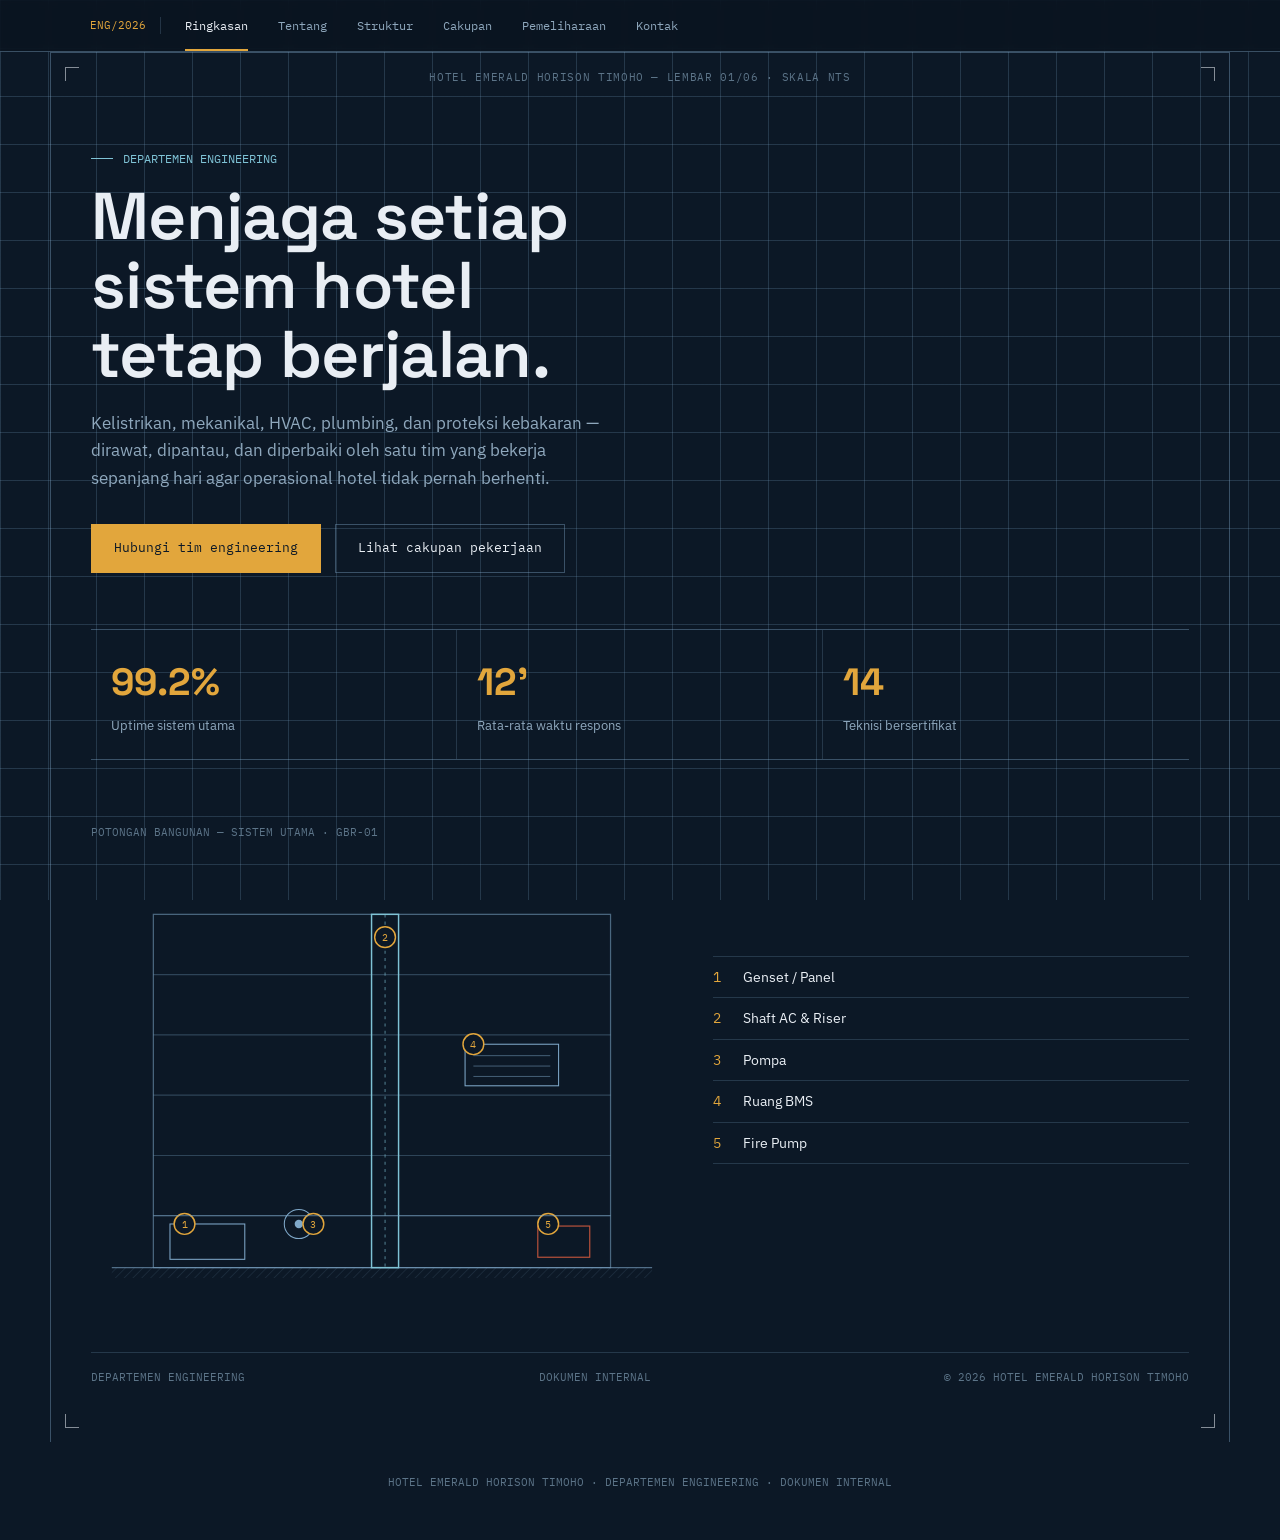
<file: index.html>
<!DOCTYPE html>
<html lang="id">
<head>
<meta charset="UTF-8">
<meta name="viewport" content="width=device-width, initial-scale=1.0">
<title>Ringkasan — Hotel Emerald Horison Timoho</title>
<link rel="preconnect" href="https://fonts.googleapis.com">
<link href="https://fonts.googleapis.com/css2?family=Space+Grotesk:wght@400;500;600;700&family=IBM+Plex+Sans:wght@400;500;600&family=IBM+Plex+Mono:wght@400;500;600&display=swap" rel="stylesheet">
<link rel="stylesheet" href="styles.css">
</head>
<body>
<nav class="sheet-nav">
  <div class="sheet-nav-inner">
    <span class="sheet-nav-mark">ENG/2026</span>
    <a class="nav-btn active" href="index.html">Ringkasan</a>
    <a class="nav-btn" href="tentang.html">Tentang</a>
    <a class="nav-btn" href="struktur.html">Struktur</a>
    <a class="nav-btn" href="cakupan.html">Cakupan</a>
    <a class="nav-btn" href="pemeliharaan.html">Pemeliharaan</a>
    <a class="nav-btn" href="kontak.html">Kontak</a>
  </div>
</nav>
<section class="sheet hero" id="hero-top">
  <span class="crop tl"></span><span class="crop tr"></span><span class="crop bl"></span><span class="crop br"></span>
  <div class="sheet-tag mono">HOTEL EMERALD HORISON TIMOHO — LEMBAR 01/06 · SKALA NTS</div>

  <div class="kicker"><span class="dash"></span>DEPARTEMEN ENGINEERING</div>
  <h1>Menjaga setiap sistem hotel tetap berjalan.</h1>
  <p class="lede">Kelistrikan, mekanikal, HVAC, plumbing, dan proteksi kebakaran — dirawat, dipantau, dan diperbaiki oleh satu tim yang bekerja sepanjang hari agar operasional hotel tidak pernah berhenti.</p>

  <div class="btn-row">
    <a class="btn btn-primary" href="kontak.html">Hubungi tim engineering</a>
    <a class="btn btn-ghost" href="cakupan.html">Lihat cakupan pekerjaan</a>
  </div>

  <div class="stat-row">
    <div class="stat"><div class="num">99.2%</div><div class="label">Uptime sistem utama</div></div>
    <div class="stat"><div class="num">12'</div><div class="label">Rata-rata waktu respons</div></div>
    <div class="stat"><div class="num">14</div><div class="label">Teknisi bersertifikat</div></div>
  </div>

  <div class="diagram-wrap">
    <div>
      <div class="diagram-caption">POTONGAN BANGUNAN — SISTEM UTAMA · GBR-01</div>
      <svg viewBox="0 0 560 420" width="100%" xmlns="http://www.w3.org/2000/svg" role="img" aria-label="Potongan bangunan yang menunjukkan lokasi genset, shaft AC, pompa, ruang BMS, dan fire pump">
        <defs>
          <pattern id="hatch" width="6" height="6" patternTransform="rotate(45)" patternUnits="userSpaceOnUse">
            <line x1="0" y1="0" x2="0" y2="6" stroke="#7fa8c9" stroke-width="0.6" opacity="0.35"/>
          </pattern>
        </defs>
        <line x1="20" y1="400" x2="540" y2="400" stroke="#7fa8c9" stroke-width="1.4" opacity="0.6"/>
        <rect x="20" y="400" width="520" height="10" fill="url(#hatch)"/>

        <rect x="60" y="60" width="440" height="340" fill="none" stroke="#7fa8c9" stroke-opacity="0.55" stroke-width="1.2"/>
        <line x1="60" y1="118" x2="500" y2="118" stroke="#7fa8c9" stroke-opacity="0.3" stroke-width="1"/>
        <line x1="60" y1="176" x2="500" y2="176" stroke="#7fa8c9" stroke-opacity="0.3" stroke-width="1"/>
        <line x1="60" y1="234" x2="500" y2="234" stroke="#7fa8c9" stroke-opacity="0.3" stroke-width="1"/>
        <line x1="60" y1="292" x2="500" y2="292" stroke="#7fa8c9" stroke-opacity="0.3" stroke-width="1"/>
        <line x1="60" y1="350" x2="500" y2="350" stroke="#7fa8c9" stroke-opacity="0.3" stroke-width="1"/>

        <rect x="270" y="60" width="26" height="340" fill="none" stroke="#7fc3d6" stroke-width="1.4"/>
        <line x1="283" y1="60" x2="283" y2="400" stroke="#7fc3d6" stroke-width="1" stroke-dasharray="3 4" opacity="0.6"/>
        <circle cx="283" cy="82" r="10" fill="#0c1826" stroke="#e2a63c" stroke-width="1.4"/>
        <text x="283" y="86" text-anchor="middle" font-family="IBM Plex Mono" font-size="10" fill="#e2a63c">2</text>

        <rect x="76" y="358" width="72" height="34" fill="none" stroke="#7fa8c9" stroke-width="1"/>
        <circle cx="90" cy="358" r="10" fill="#0c1826" stroke="#e2a63c" stroke-width="1.4"/>
        <text x="90" y="362" text-anchor="middle" font-family="IBM Plex Mono" font-size="10" fill="#e2a63c">1</text>

        <circle cx="200" cy="358" r="14" fill="none" stroke="#7fa8c9" stroke-width="1"/>
        <circle cx="200" cy="358" r="4" fill="#7fa8c9"/>
        <circle cx="214" cy="358" r="10" fill="#0c1826" stroke="#e2a63c" stroke-width="1.4"/>
        <text x="214" y="362" text-anchor="middle" font-family="IBM Plex Mono" font-size="10" fill="#e2a63c">3</text>

        <rect x="430" y="360" width="50" height="30" fill="none" stroke="#c1543c" stroke-width="1.1"/>
        <circle cx="440" cy="358" r="10" fill="#0c1826" stroke="#e2a63c" stroke-width="1.4"/>
        <text x="440" y="362" text-anchor="middle" font-family="IBM Plex Mono" font-size="10" fill="#e2a63c">5</text>

        <rect x="360" y="185" width="90" height="40" fill="none" stroke="#7fa8c9" stroke-width="1"/>
        <line x1="368" y1="196" x2="442" y2="196" stroke="#7fa8c9" stroke-width="0.8" opacity="0.6"/>
        <line x1="368" y1="206" x2="442" y2="206" stroke="#7fa8c9" stroke-width="0.8" opacity="0.6"/>
        <line x1="368" y1="216" x2="442" y2="216" stroke="#7fa8c9" stroke-width="0.8" opacity="0.6"/>
        <circle cx="368" cy="185" r="10" fill="#0c1826" stroke="#e2a63c" stroke-width="1.4"/>
        <text x="368" y="189" text-anchor="middle" font-family="IBM Plex Mono" font-size="10" fill="#e2a63c">4</text>

        <line x1="60" y1="350" x2="500" y2="350" stroke="#7fa8c9" stroke-opacity="0.5" stroke-width="1.2"/>
      </svg>
    </div>
    <ul class="legend">
      <li><span class="n">1</span><span class="t">Genset / Panel</span></li>
      <li><span class="n">2</span><span class="t">Shaft AC &amp; Riser</span></li>
      <li><span class="n">3</span><span class="t">Pompa</span></li>
      <li><span class="n">4</span><span class="t">Ruang BMS</span></li>
      <li><span class="n">5</span><span class="t">Fire Pump</span></li>
    </ul>
  </div>

  <div class="title-block">
    <span>DEPARTEMEN ENGINEERING</span>
    <span>DOKUMEN INTERNAL</span>
    <span>© 2026 HOTEL EMERALD HORISON TIMOHO</span>
  </div>
</section>
<footer>HOTEL EMERALD HORISON TIMOHO · DEPARTEMEN ENGINEERING · DOKUMEN INTERNAL</footer>

<button class="to-top mono" id="toTop" aria-label="Kembali ke atas">↑</button>

<script src="script.js"></script>

</body>
</html>
</file>
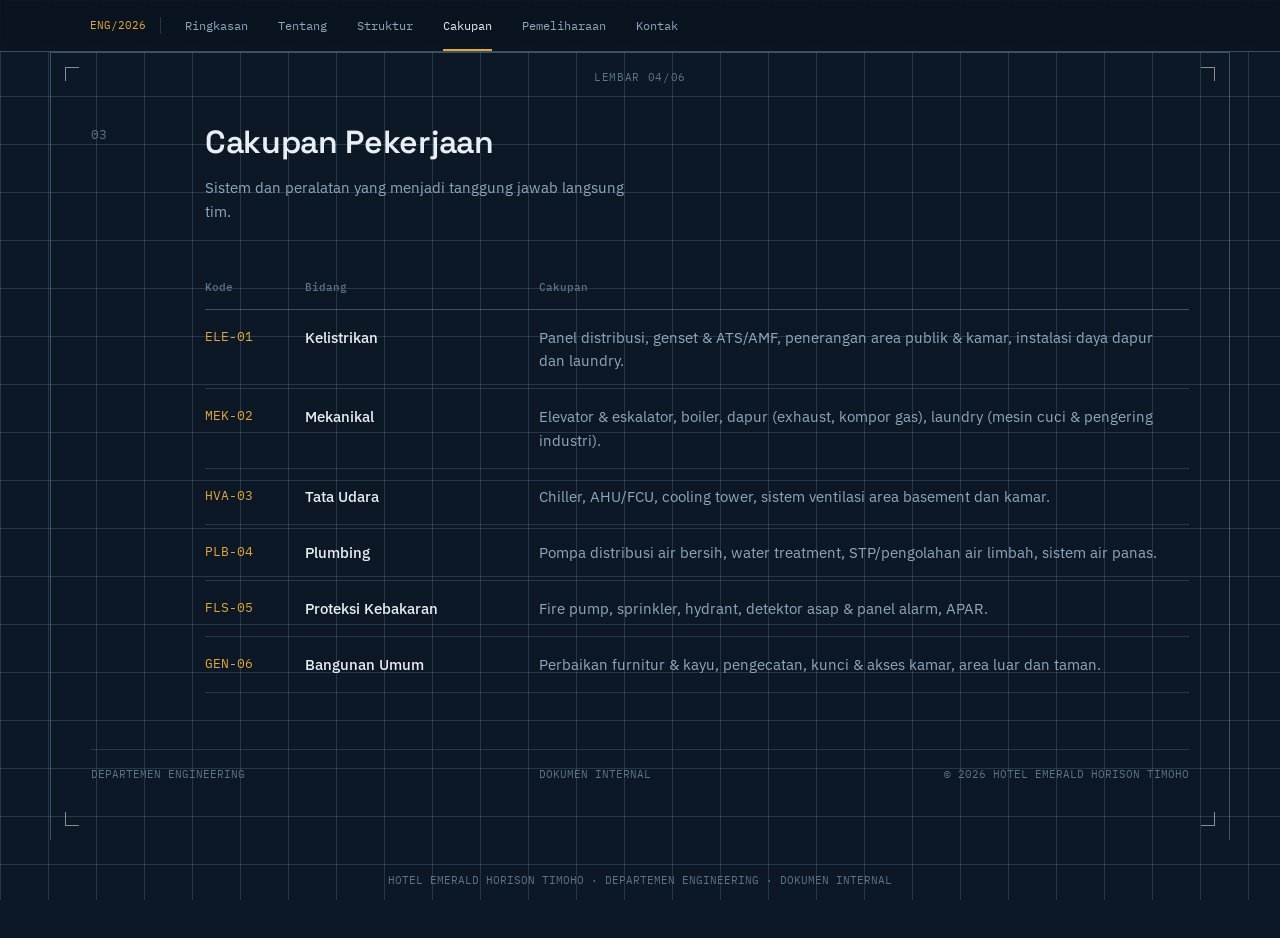
<file: cakupan.html>
<!DOCTYPE html>
<html lang="id">
<head>
<meta charset="UTF-8">
<meta name="viewport" content="width=device-width, initial-scale=1.0">
<title>Cakupan Pekerjaan — Hotel Emerald Horison Timoho</title>
<link rel="preconnect" href="https://fonts.googleapis.com">
<link href="https://fonts.googleapis.com/css2?family=Space+Grotesk:wght@400;500;600;700&family=IBM+Plex+Sans:wght@400;500;600&family=IBM+Plex+Mono:wght@400;500;600&display=swap" rel="stylesheet">
<link rel="stylesheet" href="styles.css">
</head>
<body>
<nav class="sheet-nav">
  <div class="sheet-nav-inner">
    <span class="sheet-nav-mark">ENG/2026</span>
    <a class="nav-btn" href="index.html">Ringkasan</a>
    <a class="nav-btn" href="tentang.html">Tentang</a>
    <a class="nav-btn" href="struktur.html">Struktur</a>
    <a class="nav-btn active" href="cakupan.html">Cakupan</a>
    <a class="nav-btn" href="pemeliharaan.html">Pemeliharaan</a>
    <a class="nav-btn" href="kontak.html">Kontak</a>
  </div>
</nav>
<section class="sheet" id="cakupan">
  <span class="crop tl"></span><span class="crop tr"></span><span class="crop bl"></span><span class="crop br"></span>
  <div class="sheet-tag mono">LEMBAR 04/06</div>

  <div class="sec-head">
    <div class="sec-num">03</div>
    <div>
      <h2>Cakupan Pekerjaan</h2>
      <p class="sec-sub">Sistem dan peralatan yang menjadi tanggung jawab langsung tim.</p>
    </div>
  </div>

  <div class="prose">
    <div></div>
    <div class="table-wrap">
      <table>
        <thead>
          <tr><th>Kode</th><th>Bidang</th><th>Cakupan</th></tr>
        </thead>
        <tbody>
          <tr>
            <td class="code-pill">ELE-01</td>
            <td class="field">Kelistrikan</td>
            <td class="scope">Panel distribusi, genset &amp; ATS/AMF, penerangan area publik &amp; kamar, instalasi daya dapur dan laundry.</td>
          </tr>
          <tr>
            <td class="code-pill">MEK-02</td>
            <td class="field">Mekanikal</td>
            <td class="scope">Elevator &amp; eskalator, boiler, dapur (exhaust, kompor gas), laundry (mesin cuci &amp; pengering industri).</td>
          </tr>
          <tr>
            <td class="code-pill">HVA-03</td>
            <td class="field">Tata Udara</td>
            <td class="scope">Chiller, AHU/FCU, cooling tower, sistem ventilasi area basement dan kamar.</td>
          </tr>
          <tr>
            <td class="code-pill">PLB-04</td>
            <td class="field">Plumbing</td>
            <td class="scope">Pompa distribusi air bersih, water treatment, STP/pengolahan air limbah, sistem air panas.</td>
          </tr>
          <tr>
            <td class="code-pill">FLS-05</td>
            <td class="field">Proteksi Kebakaran</td>
            <td class="scope">Fire pump, sprinkler, hydrant, detektor asap &amp; panel alarm, APAR.</td>
          </tr>
          <tr>
            <td class="code-pill">GEN-06</td>
            <td class="field">Bangunan Umum</td>
            <td class="scope">Perbaikan furnitur &amp; kayu, pengecatan, kunci &amp; akses kamar, area luar dan taman.</td>
          </tr>
        </tbody>
      </table>
    </div>
  </div>

  <div class="title-block">
    <span>DEPARTEMEN ENGINEERING</span>
    <span>DOKUMEN INTERNAL</span>
    <span>© 2026 HOTEL EMERALD HORISON TIMOHO</span>
  </div>
</section>
<footer>HOTEL EMERALD HORISON TIMOHO · DEPARTEMEN ENGINEERING · DOKUMEN INTERNAL</footer>

<button class="to-top mono" id="toTop" aria-label="Kembali ke atas">↑</button>

<script src="script.js"></script>

</body>
</html>
</file>
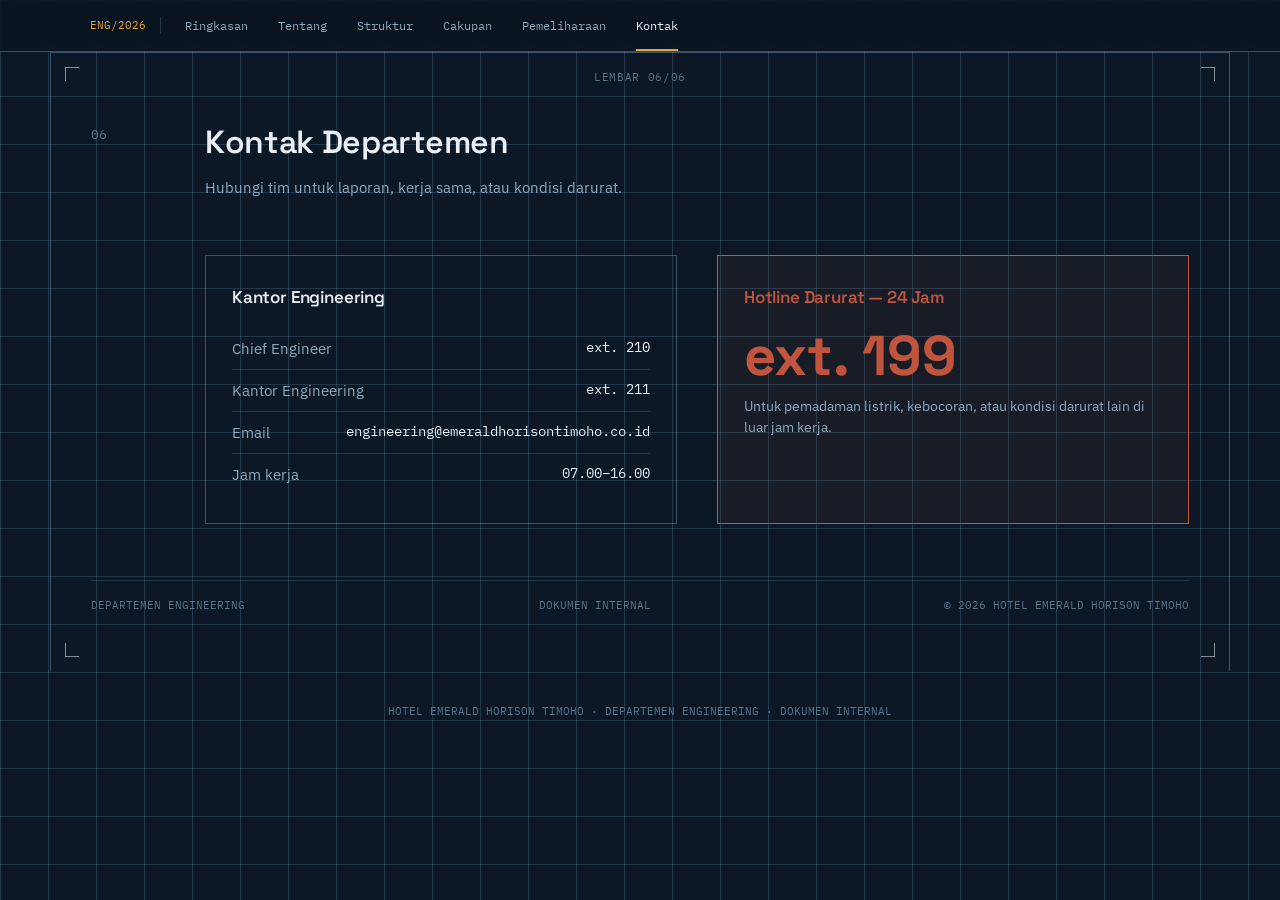
<file: kontak.html>
<!DOCTYPE html>
<html lang="id">
<head>
<meta charset="UTF-8">
<meta name="viewport" content="width=device-width, initial-scale=1.0">
<title>Kontak Departemen — Hotel Emerald Horison Timoho</title>
<link rel="preconnect" href="https://fonts.googleapis.com">
<link href="https://fonts.googleapis.com/css2?family=Space+Grotesk:wght@400;500;600;700&family=IBM+Plex+Sans:wght@400;500;600&family=IBM+Plex+Mono:wght@400;500;600&display=swap" rel="stylesheet">
<link rel="stylesheet" href="styles.css">
</head>
<body>
<nav class="sheet-nav">
  <div class="sheet-nav-inner">
    <span class="sheet-nav-mark">ENG/2026</span>
    <a class="nav-btn" href="index.html">Ringkasan</a>
    <a class="nav-btn" href="tentang.html">Tentang</a>
    <a class="nav-btn" href="struktur.html">Struktur</a>
    <a class="nav-btn" href="cakupan.html">Cakupan</a>
    <a class="nav-btn" href="pemeliharaan.html">Pemeliharaan</a>
    <a class="nav-btn active" href="kontak.html">Kontak</a>
  </div>
</nav>
<section class="sheet" id="kontak">
  <span class="crop tl"></span><span class="crop tr"></span><span class="crop bl"></span><span class="crop br"></span>
  <div class="sheet-tag mono">LEMBAR 06/06</div>

  <div class="sec-head">
    <div class="sec-num">06</div>
    <div>
      <h2>Kontak Departemen</h2>
      <p class="sec-sub">Hubungi tim untuk laporan, kerja sama, atau kondisi darurat.</p>
    </div>
  </div>

  <div class="prose">
    <div></div>
    <div class="contact-grid">
      <div class="contact-card">
        <h3>Kantor Engineering</h3>
        <div class="contact-line"><span class="k">Chief Engineer</span><span class="v">ext. 210</span></div>
        <div class="contact-line"><span class="k">Kantor Engineering</span><span class="v">ext. 211</span></div>
        <div class="contact-line"><span class="k">Email</span><span class="v">engineering@emeraldhorisontimoho.co.id</span></div>
        <div class="contact-line"><span class="k">Jam kerja</span><span class="v">07.00–16.00</span></div>
      </div>
      <div class="contact-card emergency">
        <h3>Hotline Darurat — 24 Jam</h3>
        <div class="ext-big">ext. 199</div>
        <div class="ext-note">Untuk pemadaman listrik, kebocoran, atau kondisi darurat lain di luar jam kerja.</div>
      </div>
    </div>
  </div>

  <div class="title-block">
    <span>DEPARTEMEN ENGINEERING</span>
    <span>DOKUMEN INTERNAL</span>
    <span>© 2026 HOTEL EMERALD HORISON TIMOHO</span>
  </div>
</section>
<footer>HOTEL EMERALD HORISON TIMOHO · DEPARTEMEN ENGINEERING · DOKUMEN INTERNAL</footer>

<button class="to-top mono" id="toTop" aria-label="Kembali ke atas">↑</button>

<script src="script.js"></script>

</body>
</html>
</file>
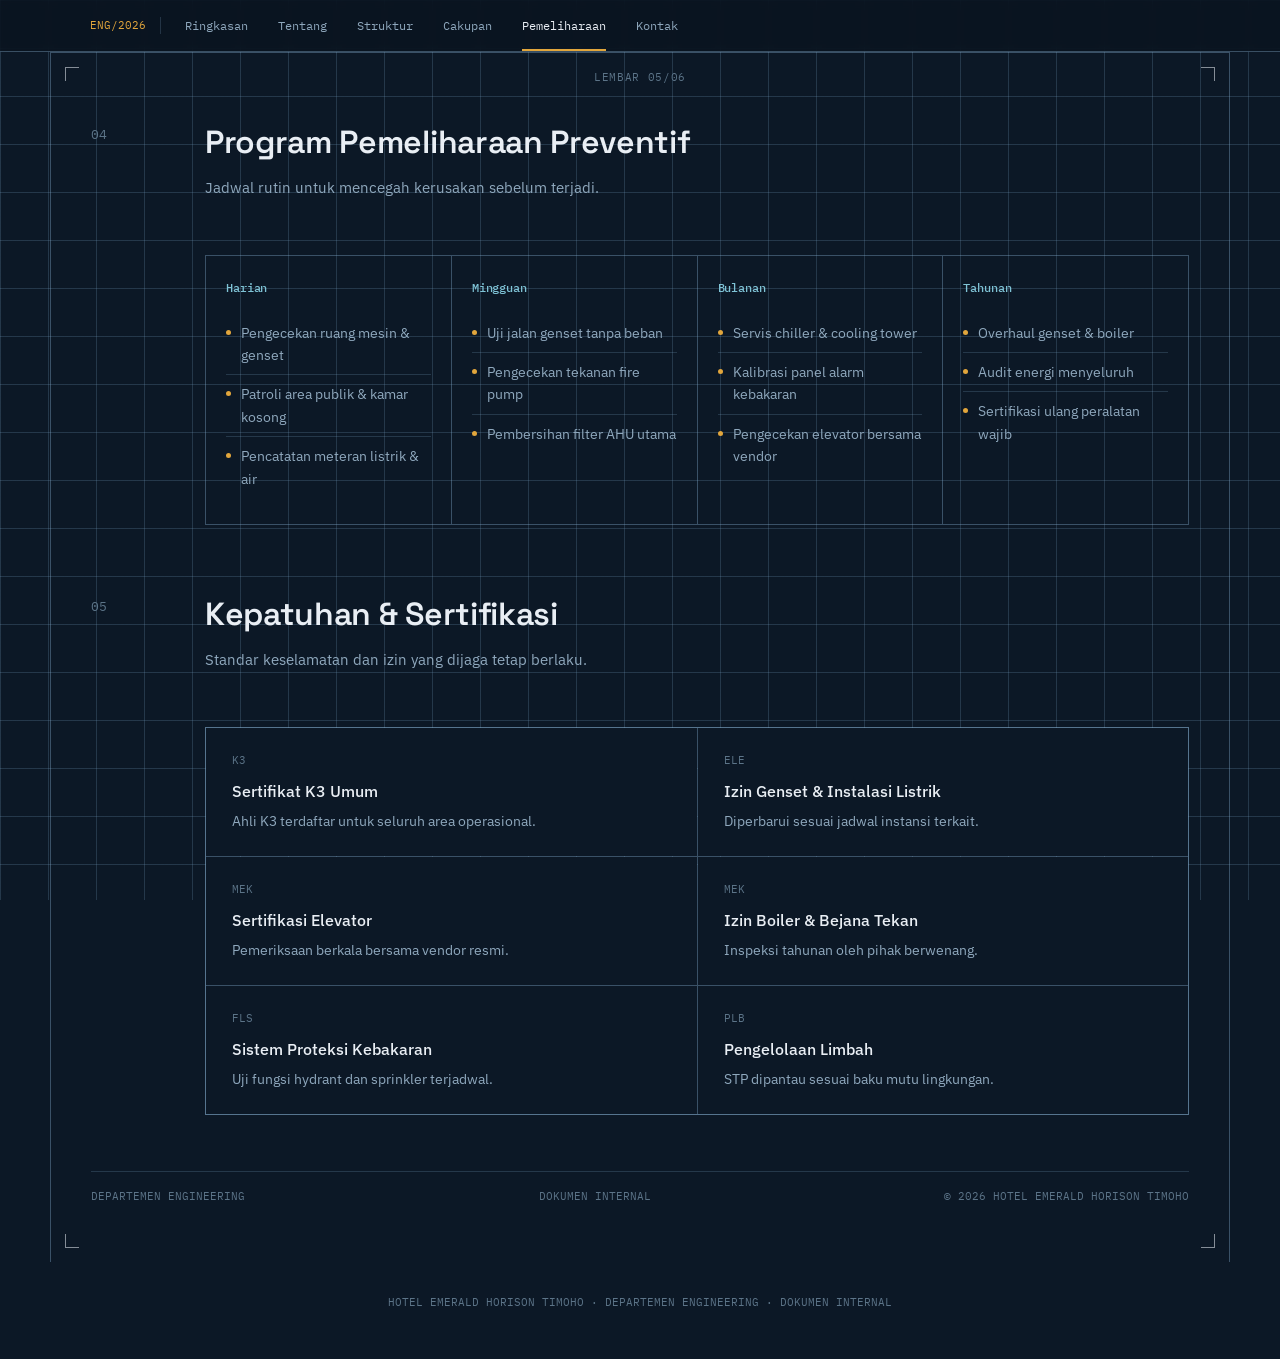
<file: pemeliharaan.html>
<!DOCTYPE html>
<html lang="id">
<head>
<meta charset="UTF-8">
<meta name="viewport" content="width=device-width, initial-scale=1.0">
<title>Pemeliharaan & Kepatuhan — Hotel Emerald Horison Timoho</title>
<link rel="preconnect" href="https://fonts.googleapis.com">
<link href="https://fonts.googleapis.com/css2?family=Space+Grotesk:wght@400;500;600;700&family=IBM+Plex+Sans:wght@400;500;600&family=IBM+Plex+Mono:wght@400;500;600&display=swap" rel="stylesheet">
<link rel="stylesheet" href="styles.css">
</head>
<body>
<nav class="sheet-nav">
  <div class="sheet-nav-inner">
    <span class="sheet-nav-mark">ENG/2026</span>
    <a class="nav-btn" href="index.html">Ringkasan</a>
    <a class="nav-btn" href="tentang.html">Tentang</a>
    <a class="nav-btn" href="struktur.html">Struktur</a>
    <a class="nav-btn" href="cakupan.html">Cakupan</a>
    <a class="nav-btn active" href="pemeliharaan.html">Pemeliharaan</a>
    <a class="nav-btn" href="kontak.html">Kontak</a>
  </div>
</nav>
<section class="sheet" id="pemeliharaan">
  <span class="crop tl"></span><span class="crop tr"></span><span class="crop bl"></span><span class="crop br"></span>
  <div class="sheet-tag mono">LEMBAR 05/06</div>

  <div class="sec-head">
    <div class="sec-num">04</div>
    <div>
      <h2>Program Pemeliharaan Preventif</h2>
      <p class="sec-sub">Jadwal rutin untuk mencegah kerusakan sebelum terjadi.</p>
    </div>
  </div>

  <div class="prose">
    <div></div>
    <div class="cadence">
      <div class="cadence-col">
        <h3>Harian</h3>
        <ul>
          <li>Pengecekan ruang mesin &amp; genset</li>
          <li>Patroli area publik &amp; kamar kosong</li>
          <li>Pencatatan meteran listrik &amp; air</li>
        </ul>
      </div>
      <div class="cadence-col">
        <h3>Mingguan</h3>
        <ul>
          <li>Uji jalan genset tanpa beban</li>
          <li>Pengecekan tekanan fire pump</li>
          <li>Pembersihan filter AHU utama</li>
        </ul>
      </div>
      <div class="cadence-col">
        <h3>Bulanan</h3>
        <ul>
          <li>Servis chiller &amp; cooling tower</li>
          <li>Kalibrasi panel alarm kebakaran</li>
          <li>Pengecekan elevator bersama vendor</li>
        </ul>
      </div>
      <div class="cadence-col">
        <h3>Tahunan</h3>
        <ul>
          <li>Overhaul genset &amp; boiler</li>
          <li>Audit energi menyeluruh</li>
          <li>Sertifikasi ulang peralatan wajib</li>
        </ul>
      </div>
    </div>
  </div>

  <div class="sec-head" style="margin-top:64px;">
    <div class="sec-num">05</div>
    <div>
      <h2>Kepatuhan &amp; Sertifikasi</h2>
      <p class="sec-sub">Standar keselamatan dan izin yang dijaga tetap berlaku.</p>
    </div>
  </div>
  <div class="prose">
    <div></div>
    <div class="compliance-grid">
      <div class="compliance-item">
        <span class="tag mono">K3</span>
        <div class="name">Sertifikat K3 Umum</div>
        <div class="detail">Ahli K3 terdaftar untuk seluruh area operasional.</div>
      </div>
      <div class="compliance-item">
        <span class="tag mono">ELE</span>
        <div class="name">Izin Genset &amp; Instalasi Listrik</div>
        <div class="detail">Diperbarui sesuai jadwal instansi terkait.</div>
      </div>
      <div class="compliance-item">
        <span class="tag mono">MEK</span>
        <div class="name">Sertifikasi Elevator</div>
        <div class="detail">Pemeriksaan berkala bersama vendor resmi.</div>
      </div>
      <div class="compliance-item">
        <span class="tag mono">MEK</span>
        <div class="name">Izin Boiler &amp; Bejana Tekan</div>
        <div class="detail">Inspeksi tahunan oleh pihak berwenang.</div>
      </div>
      <div class="compliance-item">
        <span class="tag mono">FLS</span>
        <div class="name">Sistem Proteksi Kebakaran</div>
        <div class="detail">Uji fungsi hydrant dan sprinkler terjadwal.</div>
      </div>
      <div class="compliance-item">
        <span class="tag mono">PLB</span>
        <div class="name">Pengelolaan Limbah</div>
        <div class="detail">STP dipantau sesuai baku mutu lingkungan.</div>
      </div>
    </div>
  </div>

  <div class="title-block">
    <span>DEPARTEMEN ENGINEERING</span>
    <span>DOKUMEN INTERNAL</span>
    <span>© 2026 HOTEL EMERALD HORISON TIMOHO</span>
  </div>
</section>
<footer>HOTEL EMERALD HORISON TIMOHO · DEPARTEMEN ENGINEERING · DOKUMEN INTERNAL</footer>

<button class="to-top mono" id="toTop" aria-label="Kembali ke atas">↑</button>

<script src="script.js"></script>

</body>
</html>
</file>
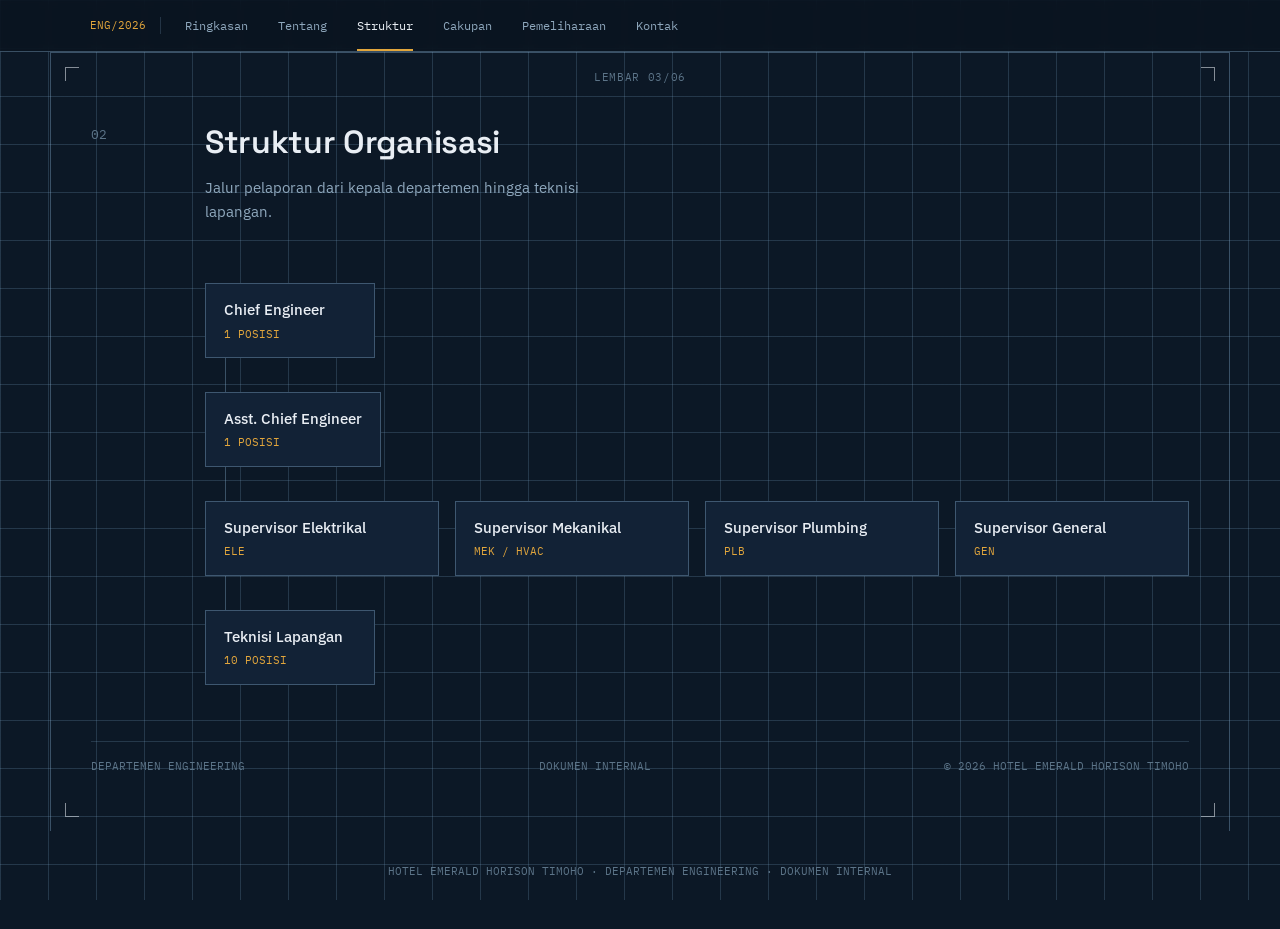
<file: struktur.html>
<!DOCTYPE html>
<html lang="id">
<head>
<meta charset="UTF-8">
<meta name="viewport" content="width=device-width, initial-scale=1.0">
<title>Struktur Organisasi — Hotel Emerald Horison Timoho</title>
<link rel="preconnect" href="https://fonts.googleapis.com">
<link href="https://fonts.googleapis.com/css2?family=Space+Grotesk:wght@400;500;600;700&family=IBM+Plex+Sans:wght@400;500;600&family=IBM+Plex+Mono:wght@400;500;600&display=swap" rel="stylesheet">
<link rel="stylesheet" href="styles.css">
</head>
<body>
<nav class="sheet-nav">
  <div class="sheet-nav-inner">
    <span class="sheet-nav-mark">ENG/2026</span>
    <a class="nav-btn" href="index.html">Ringkasan</a>
    <a class="nav-btn" href="tentang.html">Tentang</a>
    <a class="nav-btn active" href="struktur.html">Struktur</a>
    <a class="nav-btn" href="cakupan.html">Cakupan</a>
    <a class="nav-btn" href="pemeliharaan.html">Pemeliharaan</a>
    <a class="nav-btn" href="kontak.html">Kontak</a>
  </div>
</nav>
<section class="sheet" id="struktur">
  <span class="crop tl"></span><span class="crop tr"></span><span class="crop bl"></span><span class="crop br"></span>
  <div class="sheet-tag mono">LEMBAR 03/06</div>

  <div class="sec-head">
    <div class="sec-num">02</div>
    <div>
      <h2>Struktur Organisasi</h2>
      <p class="sec-sub">Jalur pelaporan dari kepala departemen hingga teknisi lapangan.</p>
    </div>
  </div>

  <div class="prose">
    <div></div>
    <div class="org">
      <div class="org-tier chief">
        <div class="org-node">
          <div class="role">Chief Engineer</div>
          <div class="count">1 POSISI</div>
        </div>
      </div>
      <div class="org-connector"></div>
      <div class="org-tier chief">
        <div class="org-node">
          <div class="role">Asst. Chief Engineer</div>
          <div class="count">1 POSISI</div>
        </div>
      </div>
      <div class="org-connector"></div>
      <div class="org-tier supers">
        <div class="org-node">
          <div class="role">Supervisor Elektrikal</div>
          <div class="count mono">ELE</div>
        </div>
        <div class="org-node">
          <div class="role">Supervisor Mekanikal</div>
          <div class="count mono">MEK / HVAC</div>
        </div>
        <div class="org-node">
          <div class="role">Supervisor Plumbing</div>
          <div class="count mono">PLB</div>
        </div>
        <div class="org-node">
          <div class="role">Supervisor General</div>
          <div class="count mono">GEN</div>
        </div>
      </div>
      <div class="org-connector"></div>
      <div class="org-tier chief">
        <div class="org-node">
          <div class="role">Teknisi Lapangan</div>
          <div class="count">10 POSISI</div>
        </div>
      </div>
    </div>
  </div>

  <div class="title-block">
    <span>DEPARTEMEN ENGINEERING</span>
    <span>DOKUMEN INTERNAL</span>
    <span>© 2026 HOTEL EMERALD HORISON TIMOHO</span>
  </div>
</section>
<footer>HOTEL EMERALD HORISON TIMOHO · DEPARTEMEN ENGINEERING · DOKUMEN INTERNAL</footer>

<button class="to-top mono" id="toTop" aria-label="Kembali ke atas">↑</button>

<script src="script.js"></script>

</body>
</html>
</file>
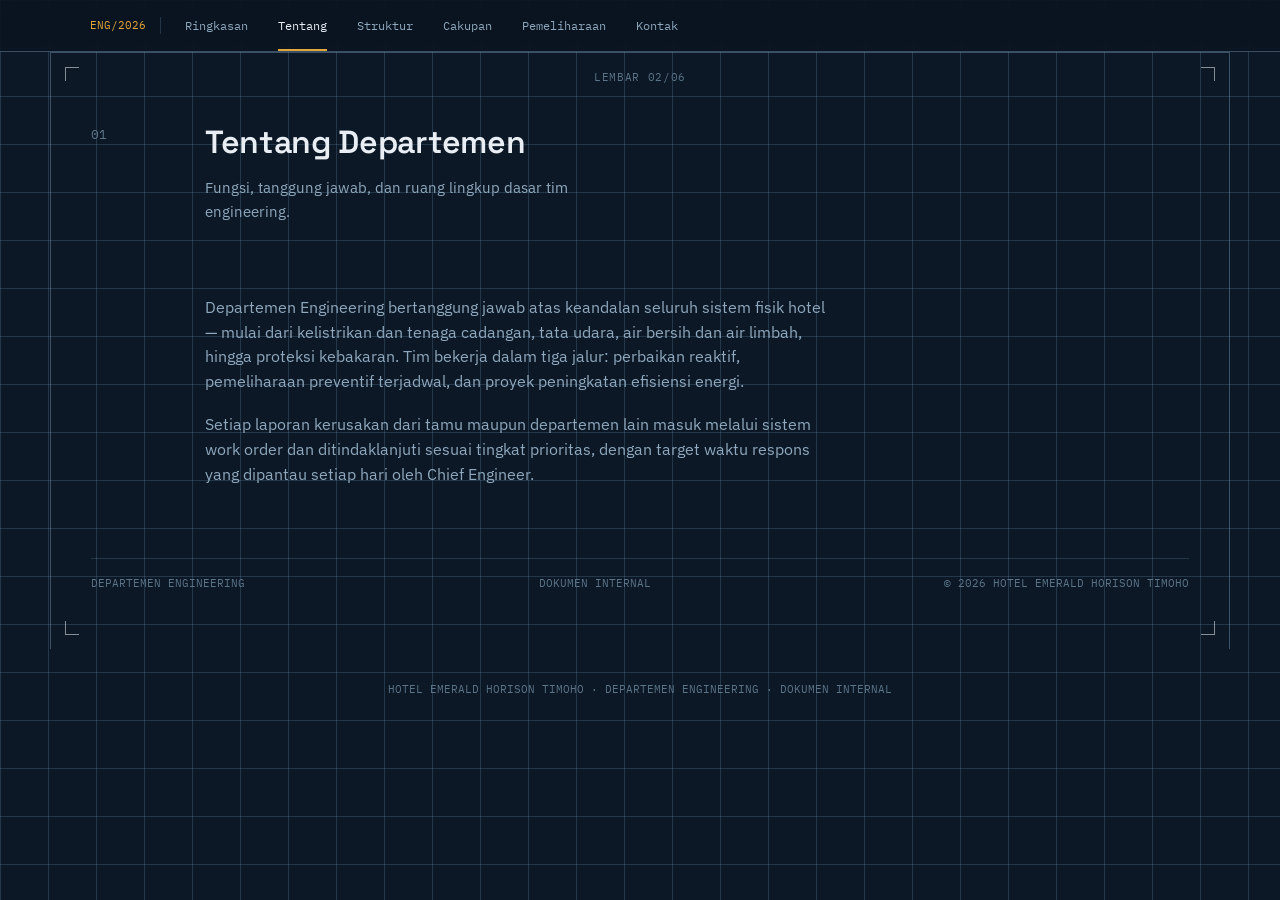
<file: tentang.html>
<!DOCTYPE html>
<html lang="id">
<head>
<meta charset="UTF-8">
<meta name="viewport" content="width=device-width, initial-scale=1.0">
<title>Tentang Departemen — Hotel Emerald Horison Timoho</title>
<link rel="preconnect" href="https://fonts.googleapis.com">
<link href="https://fonts.googleapis.com/css2?family=Space+Grotesk:wght@400;500;600;700&family=IBM+Plex+Sans:wght@400;500;600&family=IBM+Plex+Mono:wght@400;500;600&display=swap" rel="stylesheet">
<link rel="stylesheet" href="styles.css">
</head>
<body>
<nav class="sheet-nav">
  <div class="sheet-nav-inner">
    <span class="sheet-nav-mark">ENG/2026</span>
    <a class="nav-btn" href="index.html">Ringkasan</a>
    <a class="nav-btn active" href="tentang.html">Tentang</a>
    <a class="nav-btn" href="struktur.html">Struktur</a>
    <a class="nav-btn" href="cakupan.html">Cakupan</a>
    <a class="nav-btn" href="pemeliharaan.html">Pemeliharaan</a>
    <a class="nav-btn" href="kontak.html">Kontak</a>
  </div>
</nav>
<section class="sheet" id="tentang">
  <span class="crop tl"></span><span class="crop tr"></span><span class="crop bl"></span><span class="crop br"></span>
  <div class="sheet-tag mono">LEMBAR 02/06</div>

  <div class="sec-head">
    <div class="sec-num">01</div>
    <div>
      <h2>Tentang Departemen</h2>
      <p class="sec-sub">Fungsi, tanggung jawab, dan ruang lingkup dasar tim engineering.</p>
    </div>
  </div>
  <div class="prose">
    <div></div>
    <div class="about-text">
      <p>Departemen Engineering bertanggung jawab atas keandalan seluruh sistem fisik hotel — mulai dari kelistrikan dan tenaga cadangan, tata udara, air bersih dan air limbah, hingga proteksi kebakaran. Tim bekerja dalam tiga jalur: perbaikan reaktif, pemeliharaan preventif terjadwal, dan proyek peningkatan efisiensi energi.</p>
      <p>Setiap laporan kerusakan dari tamu maupun departemen lain masuk melalui sistem work order dan ditindaklanjuti sesuai tingkat prioritas, dengan target waktu respons yang dipantau setiap hari oleh Chief Engineer.</p>
    </div>
  </div>

  <div class="title-block">
    <span>DEPARTEMEN ENGINEERING</span>
    <span>DOKUMEN INTERNAL</span>
    <span>© 2026 HOTEL EMERALD HORISON TIMOHO</span>
  </div>
</section>
<footer>HOTEL EMERALD HORISON TIMOHO · DEPARTEMEN ENGINEERING · DOKUMEN INTERNAL</footer>

<button class="to-top mono" id="toTop" aria-label="Kembali ke atas">↑</button>

<script src="script.js"></script>

</body>
</html>
</file>
<file: styles.css>
:root{
  --bg:#0c1826;
  --panel:#122236;
  --line:rgba(127,168,201,0.22);
  --line-strong:rgba(127,168,201,0.4);
  --ink:#e9eef4;
  --ink-dim:#8fa8bd;
  --ink-dimmer:#5c7488;
  --amber:#e2a63c;
  --red:#c1543c;
  --cyan:#7fc3d6;
  --sheet-max:1180px;
}
*{box-sizing:border-box;}
html{scroll-behavior:smooth;}
body{
  margin:0;
  background:var(--bg);
  color:var(--ink);
  font-family:'IBM Plex Sans', sans-serif;
  font-size:16px;
  line-height:1.6;
  background-image:
    linear-gradient(var(--line) 1px, transparent 1px),
    linear-gradient(90deg, var(--line) 1px, transparent 1px);
  background-size: 48px 48px;
  background-attachment: fixed;
}
@media (prefers-reduced-motion: reduce){
  *{animation-duration:0.01ms !important; transition-duration:0.01ms !important;}
}

h1,h2,h3{
  font-family:'Space Grotesk', sans-serif;
  font-weight:600;
  margin:0;
  letter-spacing:-0.01em;
}
.mono{
  font-family:'IBM Plex Mono', monospace;
}
a{ color:inherit; }

/* ---------- sheet frame ---------- */
.sheet{
  max-width:var(--sheet-max);
  margin:0 auto;
  position:relative;
  padding:64px 40px 56px;
  border-left:1px solid var(--line-strong);
  border-right:1px solid var(--line-strong);
  border-top:1px solid var(--line-strong);
}
.crop{
  position:absolute;
  width:14px; height:14px;
  border-color:var(--cyan);
  opacity:0.55;
}
.crop.tl{ top:14px; left:14px; border-top:1px solid; border-left:1px solid; }
.crop.tr{ top:14px; right:14px; border-top:1px solid; border-right:1px solid; }
.crop.bl{ bottom:14px; left:14px; border-bottom:1px solid; border-left:1px solid; }
.crop.br{ bottom:14px; right:14px; border-bottom:1px solid; border-right:1px solid; }

.sheet-tag{
  position:absolute;
  top:16px; left:50%;
  transform:translateX(-50%);
  font-family:'IBM Plex Mono', monospace;
  font-size:11px;
  color:var(--ink-dimmer);
  letter-spacing:0.06em;
  white-space:nowrap;
}

.title-block{
  display:flex;
  justify-content:space-between;
  align-items:baseline;
  gap:24px;
  margin-top:56px;
  padding-top:16px;
  border-top:1px solid var(--line);
  font-family:'IBM Plex Mono', monospace;
  font-size:11px;
  color:var(--ink-dimmer);
  flex-wrap:wrap;
}

.kicker{
  font-family:'IBM Plex Mono', monospace;
  font-size:12px;
  color:var(--cyan);
  margin-bottom:14px;
  display:flex;
  align-items:center;
  gap:10px;
}
.kicker .dash{ width:22px; height:1px; background:var(--cyan); display:inline-block; }

/* ---------- NAV (real links: each item opens a new page) ---------- */
.sheet-nav{
  position:sticky;
  top:0;
  z-index:40;
  background:rgba(10,20,32,0.86);
  backdrop-filter:blur(6px);
  border-bottom:1px solid var(--line-strong);
}
.sheet-nav-inner{
  max-width:var(--sheet-max);
  margin:0 auto;
  display:flex;
  align-items:center;
  gap:6px;
  padding:0 40px;
  overflow-x:auto;
  scrollbar-width:none;
}
.sheet-nav-inner::-webkit-scrollbar{ display:none; }
.sheet-nav-mark{
  font-family:'IBM Plex Mono', monospace;
  font-size:11px;
  color:var(--amber);
  padding-right:14px;
  border-right:1px solid var(--line);
  margin-right:6px;
  flex-shrink:0;
}
.nav-btn{
  display:inline-flex;
  align-items:center;
  color:var(--ink-dim);
  font-family:'IBM Plex Mono', monospace;
  font-size:12px;
  padding:16px 12px;
  text-decoration:none;
  white-space:nowrap;
  position:relative;
  flex-shrink:0;
  transition:color 0.25s ease;
}
.nav-btn::after{
  content:"";
  position:absolute;
  left:12px; right:12px; bottom:0;
  height:2px;
  background:var(--amber);
  transform:scaleX(0);
  transform-origin:left;
  transition:transform 0.25s ease;
}
.nav-btn:hover{ color:var(--ink); }
.nav-btn.active{ color:var(--ink); }
.nav-btn.active::after{ transform:scaleX(1); }

/* ---------- BUTTONS ---------- */
.btn{
  display:inline-flex;
  align-items:center;
  gap:10px;
  font-family:'IBM Plex Mono', monospace;
  font-size:13px;
  padding:13px 22px;
  border:1px solid var(--line-strong);
  background:transparent;
  color:var(--ink);
  cursor:pointer;
  text-decoration:none;
  transition:background-color 0.25s ease, border-color 0.25s ease, transform 0.15s ease;
}
.btn:hover{
  border-color:var(--amber);
  background:rgba(226,166,60,0.08);
}
.btn:active{ transform:scale(0.98); }
.btn-primary{
  border-color:var(--amber);
  color:var(--bg);
  background:var(--amber);
}
.btn-primary:hover{
  background:#ecb658;
  border-color:#ecb658;
}
.btn-ghost{ border-color:var(--line-strong); }
.btn-row{
  display:flex;
  gap:14px;
  margin-top:32px;
  flex-wrap:wrap;
}

/* ---------- HERO ---------- */
.hero{ padding-top:96px; }
.hero h1{
  font-size:clamp(38px, 5.4vw, 66px);
  line-height:1.04;
  max-width:12ch;
}
.hero .lede{
  max-width:52ch;
  color:var(--ink-dim);
  font-size:17px;
  margin-top:22px;
}
.stat-row{
  display:grid;
  grid-template-columns:repeat(3, 1fr);
  gap:0;
  margin-top:56px;
  border-top:1px solid var(--line-strong);
  border-bottom:1px solid var(--line-strong);
}
.stat{
  padding:22px 20px;
  border-right:1px solid var(--line);
}
.stat:last-child{ border-right:none; }
.stat .num{
  font-family:'Space Grotesk', sans-serif;
  font-size:38px;
  font-weight:700;
  color:var(--amber);
}
.stat .label{
  font-size:13px;
  color:var(--ink-dim);
  margin-top:4px;
}

/* building cutaway diagram */
.diagram-wrap{
  margin-top:64px;
  display:grid;
  grid-template-columns: 1.1fr 0.9fr;
  gap:40px;
  align-items:center;
}
@media (max-width: 820px){
  .diagram-wrap{ grid-template-columns:1fr; }
}
.diagram-caption{
  font-family:'IBM Plex Mono', monospace;
  font-size:11px;
  color:var(--ink-dimmer);
  margin-bottom:10px;
}
.legend{ list-style:none; margin:0; padding:0; font-size:14px; }
.legend li{
  display:flex;
  gap:14px;
  align-items:baseline;
  padding:9px 0;
  border-bottom:1px solid var(--line);
}
.legend li:first-child{ border-top:1px solid var(--line); }
.legend .n{
  font-family:'IBM Plex Mono', monospace;
  color:var(--amber);
  width:16px;
  flex-shrink:0;
}
.legend .t{ color:var(--ink); }

/* ---------- SECTION HEADERS ---------- */
.sec-head{
  display:grid;
  grid-template-columns: 90px 1fr;
  gap:24px;
  align-items:start;
  margin-bottom:40px;
}
.sec-num{
  font-family:'IBM Plex Mono', monospace;
  font-size:13px;
  color:var(--ink-dimmer);
  padding-top:8px;
}
.sec-head h2{ font-size:clamp(24px,3vw,32px); }
.sec-sub{ color:var(--ink-dim); font-size:15px; margin-top:8px; max-width:48ch; }

.prose{
  display:grid;
  grid-template-columns: 90px 1fr;
  gap:24px;
}
.prose p{
  max-width:62ch;
  color:var(--ink-dim);
  font-size:15.5px;
}
.about-text{ grid-column:2; }
.about-text p + p{ margin-top:18px; }

/* ---------- ORG CHART ---------- */
.org{
  grid-column:2;
  padding-top:4px;
}
.org-tier{
  display:flex;
  gap:16px;
  flex-wrap:wrap;
  margin-bottom:0;
  position:relative;
}
.org-tier + .org-tier{ margin-top:34px; }
.org-node{
  border:1px solid var(--line-strong);
  background:var(--panel);
  padding:14px 18px;
  min-width:170px;
  position:relative;
  transition:border-color 0.2s ease, background-color 0.2s ease;
}
.org-node:hover{ border-color:var(--amber); background:rgba(226,166,60,0.05); }
.org-node .role{ font-size:14.5px; font-weight:500; }
.org-node .count{
  font-family:'IBM Plex Mono', monospace;
  font-size:11px;
  color:var(--amber);
  margin-top:4px;
}
.org-connector{
  height:34px;
  width:1px;
  background:var(--line-strong);
  margin-left:20px;
}
.org-tier.chief{ justify-content:flex-start; }
.org-tier.supers{ display:grid; grid-template-columns:repeat(4,1fr); gap:16px; }
@media (max-width:700px){
  .org-tier.supers{ grid-template-columns:repeat(2,1fr); }
}

/* ---------- TABLE (cakupan) ---------- */
.table-wrap{ grid-column:2; overflow-x:auto; }
table{
  width:100%;
  border-collapse:collapse;
  font-size:14.5px;
}
thead th{
  text-align:left;
  font-family:'IBM Plex Mono', monospace;
  font-size:11px;
  color:var(--ink-dimmer);
  font-weight:500;
  padding:0 16px 12px 0;
  border-bottom:1px solid var(--line-strong);
}
tbody td{
  padding:16px 16px 16px 0;
  border-bottom:1px solid var(--line);
  vertical-align:top;
}
tbody tr{ transition:background-color 0.2s ease; }
tbody tr:hover{ background:rgba(127,168,201,0.05); }
.code-pill{
  font-family:'IBM Plex Mono', monospace;
  font-size:12.5px;
  color:var(--amber);
  white-space:nowrap;
}
td.field{ font-weight:500; white-space:nowrap; }
td.scope{ color:var(--ink-dim); max-width:46ch; }

/* ---------- MAINTENANCE CADENCE ---------- */
.cadence{
  grid-column:2;
  display:grid;
  grid-template-columns:repeat(4,1fr);
  gap:0;
  border-top:1px solid var(--line-strong);
  border-left:1px solid var(--line-strong);
}
@media (max-width:820px){
  .cadence{ grid-template-columns:repeat(2,1fr); }
}
.cadence-col{
  border-right:1px solid var(--line-strong);
  border-bottom:1px solid var(--line-strong);
  padding:22px 20px 26px;
}
.cadence-col h3{
  font-family:'IBM Plex Mono', monospace;
  font-size:12px;
  color:var(--cyan);
  font-weight:500;
  margin-bottom:16px;
}
.cadence-col ul{
  list-style:none;
  margin:0; padding:0;
  font-size:14px;
  color:var(--ink-dim);
}
.cadence-col li{
  padding:8px 0;
  border-top:1px solid var(--line);
  display:flex;
  gap:10px;
}
.cadence-col li:first-child{ border-top:none; }
.cadence-col li::before{
  content:"";
  width:5px;height:5px;
  border-radius:50%;
  background:var(--amber);
  margin-top:8px;
  flex-shrink:0;
}

/* ---------- COMPLIANCE ---------- */
.compliance-grid{
  grid-column:2;
  display:grid;
  grid-template-columns:repeat(2,1fr);
  gap:1px;
  background:var(--line-strong);
  border:1px solid var(--line-strong);
}
@media (max-width:700px){ .compliance-grid{ grid-template-columns:1fr; } }
.compliance-item{
  background:var(--bg);
  padding:24px 26px;
  transition:background-color 0.2s ease;
}
.compliance-item:hover{ background:rgba(127,168,201,0.05); }
.compliance-item .name{ font-weight:500; font-size:15.5px; }
.compliance-item .detail{ color:var(--ink-dim); font-size:14px; margin-top:6px; }
.compliance-item .tag{
  font-family:'IBM Plex Mono', monospace;
  font-size:10.5px;
  color:var(--ink-dimmer);
  margin-bottom:10px;
  display:block;
}

/* ---------- CONTACT ---------- */
.contact-grid{
  grid-column:2;
  display:grid;
  grid-template-columns: 1fr 1fr;
  gap:40px;
}
@media (max-width:700px){ .contact-grid{ grid-template-columns:1fr; } }
.contact-card{
  border:1px solid var(--line-strong);
  padding:28px 26px;
  transition:border-color 0.2s ease;
}
.contact-card:not(.emergency):hover{ border-color:var(--cyan); }
.contact-card.emergency{
  border-color:var(--red);
  background:rgba(193,84,60,0.06);
}
.contact-card h3{ font-size:17px; margin-bottom:16px; }
.contact-card.emergency h3{ color:var(--red); }
.contact-line{
  display:flex;
  justify-content:space-between;
  font-size:14.5px;
  padding:9px 0;
  border-top:1px solid var(--line);
  gap:12px;
}
.contact-line:first-of-type{ border-top:none; }
.contact-line .k{ color:var(--ink-dim); }
.contact-line .v{ font-family:'IBM Plex Mono', monospace; font-size:13.5px; text-align:right; }
.ext-big{
  font-family:'Space Grotesk', sans-serif;
  font-size:56px;
  font-weight:700;
  color:var(--red);
  line-height:1;
  margin-top:6px;
}
.ext-note{ color:var(--ink-dim); font-size:13.5px; margin-top:12px; }

footer{
  text-align:center;
  padding:32px 20px 48px;
  font-family:'IBM Plex Mono', monospace;
  font-size:11px;
  color:var(--ink-dimmer);
}

/* ---------- BACK TO TOP ---------- */
.to-top{
  position:fixed;
  right:24px;
  bottom:24px;
  z-index:50;
  width:48px;
  height:48px;
  border:1px solid var(--amber);
  background:var(--bg);
  color:var(--amber);
  font-family:'IBM Plex Mono', monospace;
  font-size:16px;
  cursor:pointer;
  opacity:0;
  visibility:hidden;
  transform:translateY(10px);
  transition:opacity 0.3s ease, transform 0.3s ease, background-color 0.25s ease, visibility 0.3s;
}
.to-top.show{
  opacity:1;
  visibility:visible;
  transform:translateY(0);
}
.to-top:hover{ background:rgba(226,166,60,0.12); }
</file>
